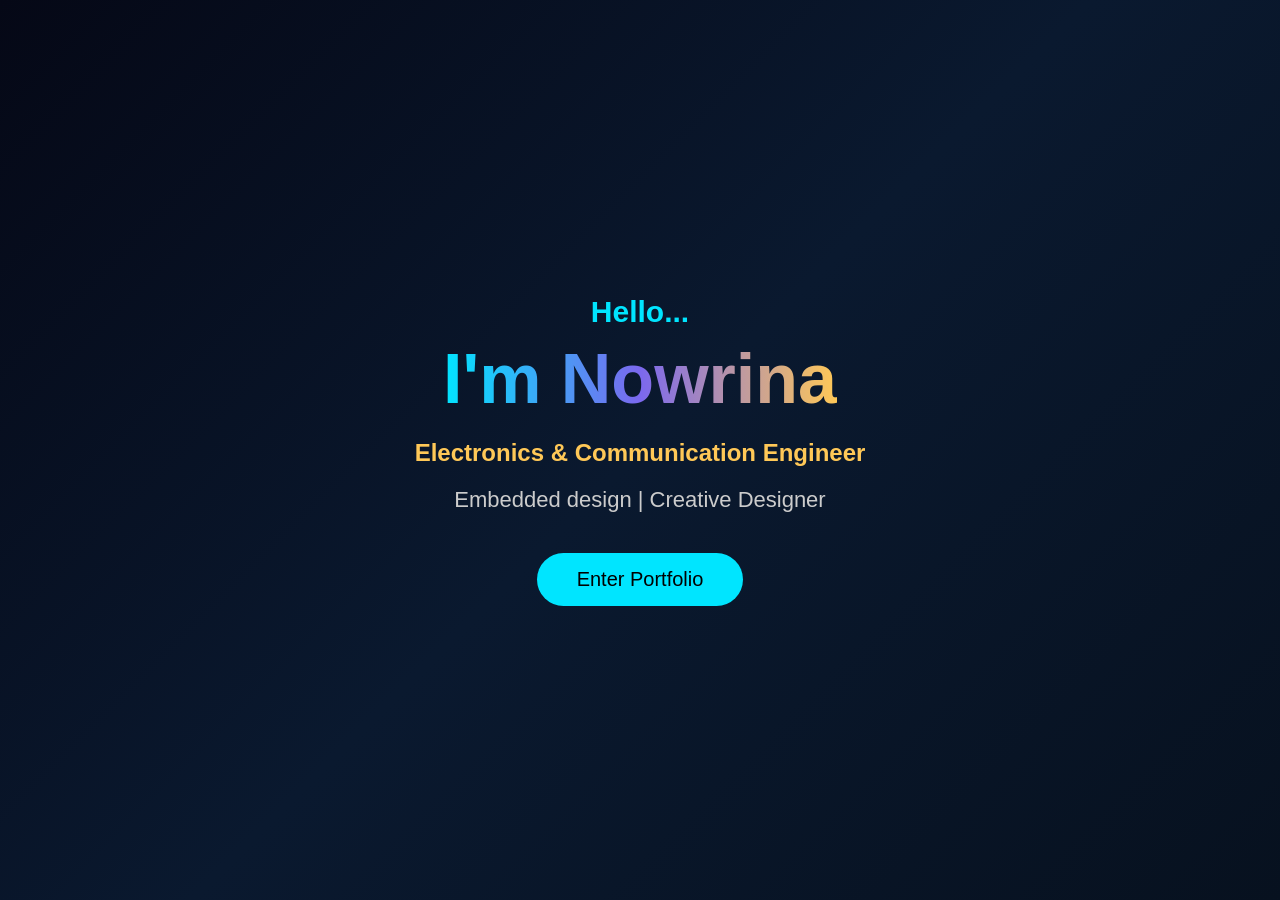
<file: index.html>
<!DOCTYPE html>
<html lang="en">

<head>

    <meta charset="UTF-8">

    <meta name="viewport" content="width=device-width, initial-scale=1.0">

    <title>Nowrina Portfolio</title>

    <link rel="stylesheet" href="css/style.css">

</head>

<body>

    <div class="welcome">

        <div class="content">

            

            <h3>Hello...</h3>

            <h1 class="welcome-name">I'm Nowrina</h1>

            <h2>Electronics & Communication Engineer</h2>

            <p> Embedded design | Creative Designer</p>

            <a href="home.html">
    <button>Enter Portfolio</button>
</a>

        </div>

    </div>

    <script src="js/script.js"></script>

</body>

</html>
</file>
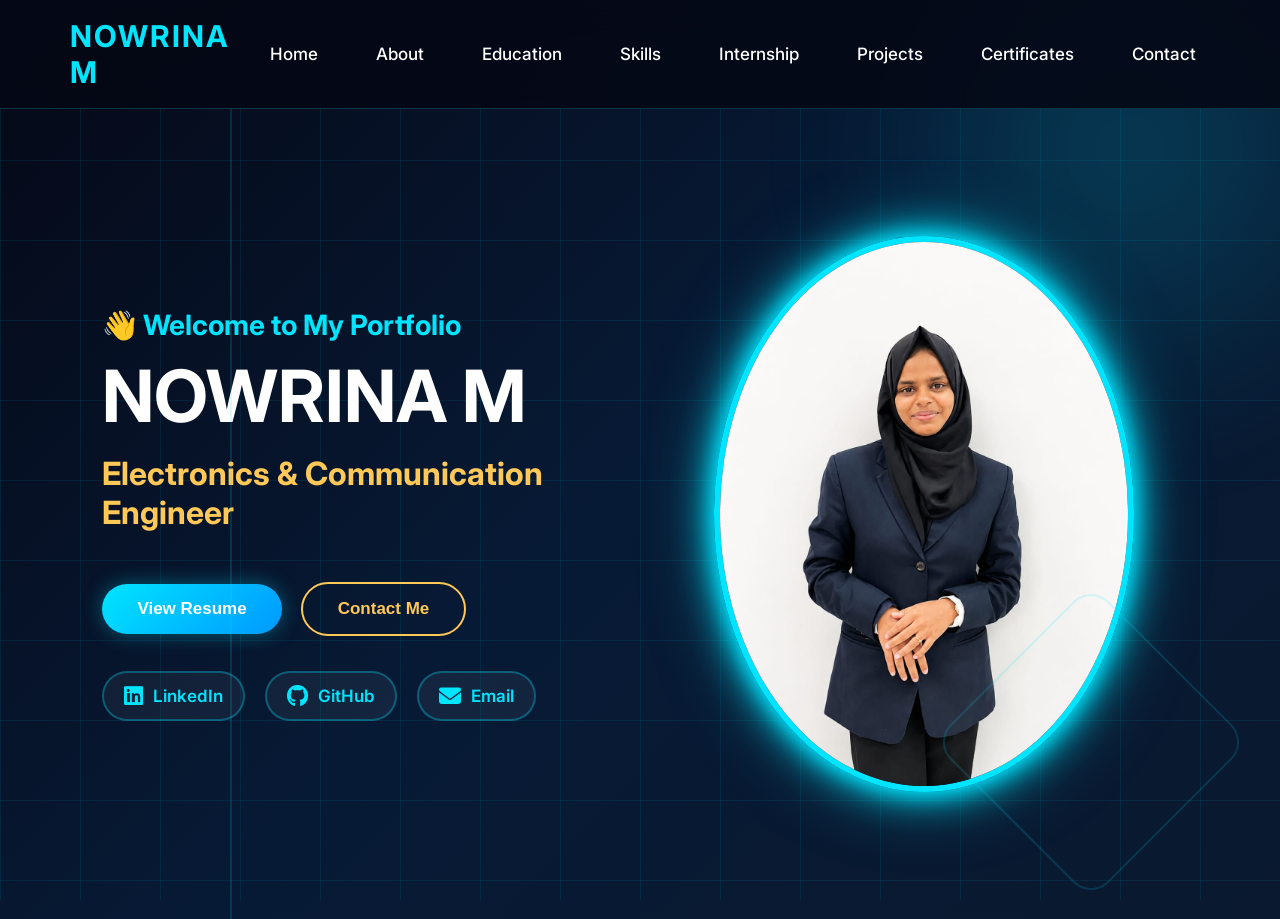
<file: home.html>
<!DOCTYPE html>
<html lang="en">

<head>
    <meta charset="UTF-8">
    <meta name="viewport" content="width=device-width, initial-scale=1.0">
    <title>Home - Nowrina Portfolio</title>

    <link rel="stylesheet" href="css/common.css">
    <link rel="stylesheet" href="css/home.css">
    <link rel="stylesheet" href="https://cdnjs.cloudflare.com/ajax/libs/font-awesome/6.5.2/css/all.min.css">
</head>

<body>

    <!-- Navigation -->

    <nav>
    <div class="logo">
        NOWRINA M
    </div>

    <div class="menu-icon" onclick="toggleMenu()">
        ☰
    </div>

    <ul id="nav-links">
    <li><a href="home.html">Home</a></li>
    <li><a href="pages/about.html">About</a></li>
    <li><a href="pages/education.html">Education</a></li>
    <li><a href="pages/skills.html">Skills</a></li>
    <li><a href="pages/internship.html">Internship</a></li>
    <li><a href="pages/projects.html">Projects</a></li>
    <li><a href="pages/certifications.html">Certificates</a></li>
    <li><a href="pages/contact.html">Contact</a></li>
</ul>
</nav>

    <!-- Hero Section -->

    <section class="hero">

        <div class="hero-text">

            <h3>👋 Welcome to My Portfolio</h3>

            <h1>NOWRINA M</h1>

            <h2>Electronics & Communication Engineer</h2>

            <p>
                <span id="typing"></span>
            </p>

            <a href="resume/Resume.docx" target="_blank">
                <button class="btn1">View Resume</button>
            </a>

            <a href="pages/contact.html">
                <button class="btn2">Contact Me</button>
            </a>

            <div class="social-icons">

    <a href="https://www.linkedin.com/in/nowrinam09" target="_blank">
        <i class="fab fa-linkedin"></i>
        <span>LinkedIn</span>
    </a>

    <a href="https://github.com/nowrina" target="_blank">
        <i class="fab fa-github"></i>
        <span>GitHub</span>
    </a>

    <a href="mailto:nowrina536@gmail.com">
        <i class="fas fa-envelope"></i>
        <span>Email</span>
    </a>

</div> 

        </div>

        <div class="hero-image">

            <img src="images/profile/profile.jpg" alt="Nowrina">

        </div>

    </section>

    <script src="js/script.js"></script>


</body>

</html>
</file>
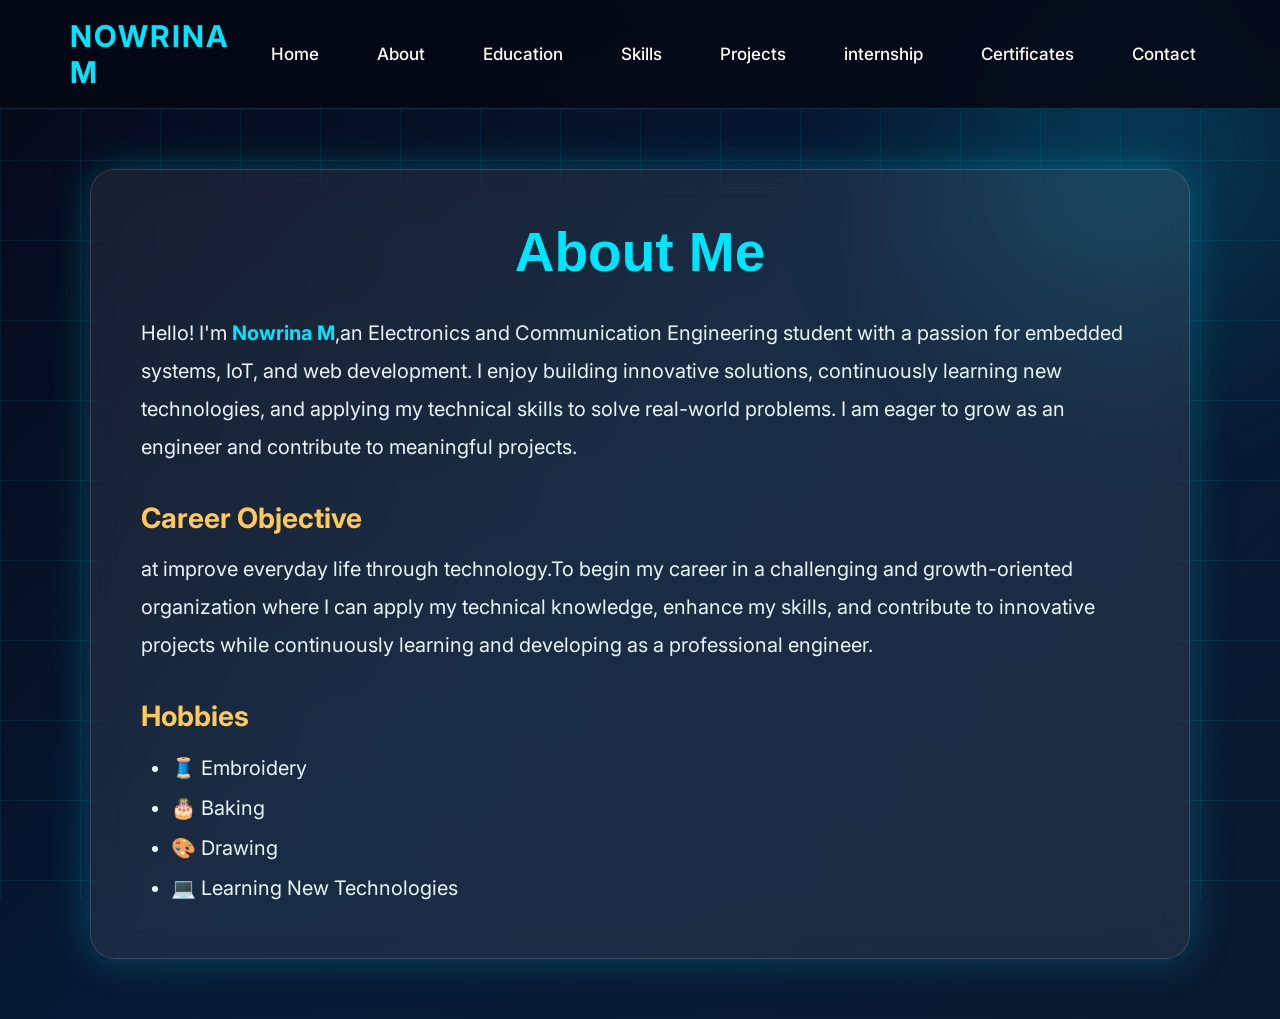
<file: pages/about.html>
<!DOCTYPE html>
<html lang="en">

<head>
    <meta charset="UTF-8">
    <meta name="viewport" content="width=device-width, initial-scale=1.0">
    <title>About - Nowrina Portfolio</title>

    <link rel="stylesheet" href="../css/common.css">
    <link rel="stylesheet" href="../css/about.css">
</head>

<body>

    <nav>

    <div class="logo">
        NOWRINA M
    </div>

    <ul>
        <li><a href="../home.html">Home</a></li>
        <li><a href="about.html">About</a></li>
        <li><a href="education.html">Education</a></li>
        <li><a href="skills.html">Skills</a></li>
        <li><a href="projects.html">Projects</a></li>
        <li><a href="internship.html">internship</a></li>
        <li><a href="certifications.html">Certificates</a></li>
        <li><a href="contact.html">Contact</a></li>
    </ul>

</nav>

    <section class="about">

        <div class="about-text">

            <h1>About Me</h1>

            <p>
                Hello! I'm <strong>Nowrina M</strong>,an Electronics and Communication Engineering student with a passion for embedded systems, IoT, and web development. I enjoy building innovative solutions, continuously learning new technologies, and applying my technical skills to solve real-world problems. I am eager to grow as an engineer and contribute to meaningful projects.
            </p>

            <h2>Career Objective</h2>

            <p>
                at improve everyday life through technology.To begin my career in a challenging and growth-oriented organization where I can apply my technical knowledge, enhance my skills, and contribute to innovative projects while continuously learning and developing as a professional engineer.

            </p>

            <h2>Hobbies</h2>

            <ul>
                <li>🧵 Embroidery</li>
                <li>🎂 Baking</li>
                <li>🎨 Drawing</li>
                <li>💻 Learning New Technologies</li>
            </ul>

        </div>

    </section>

</body>

</html>
</file>
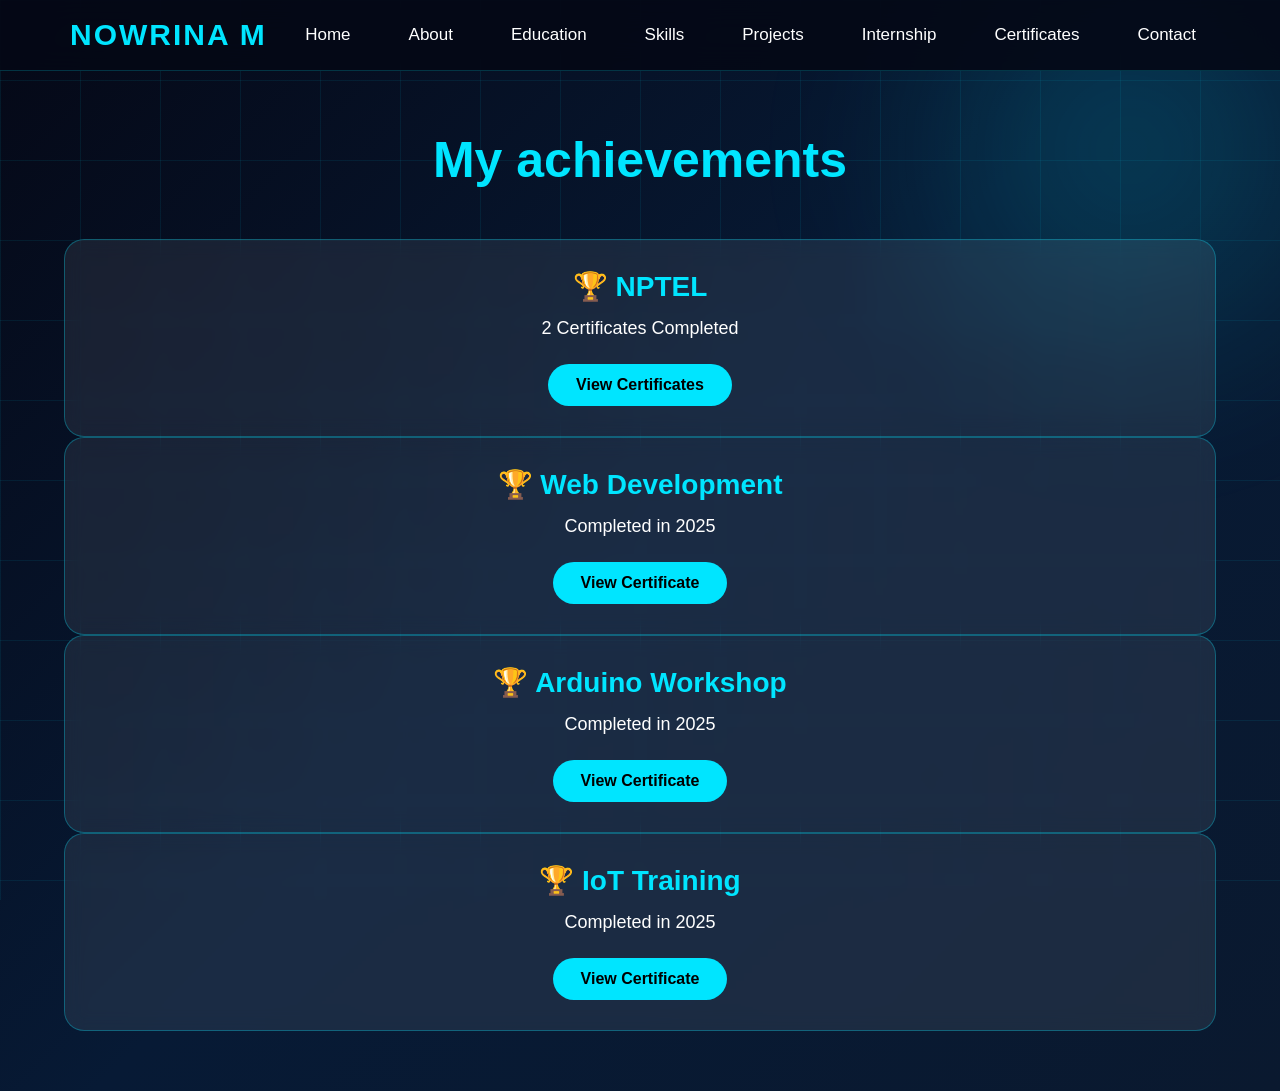
<file: pages/certifications.html>
<!DOCTYPE html>
<html lang="en">

<head>

<meta charset="UTF-8">
<meta name="viewport" content="width=device-width, initial-scale=1.0">

<title>Certificates</title>

<link rel="stylesheet" href="../css/common.css">
<link rel="stylesheet" href="../css/certifications.css">

</head>

<body>

<nav>

    <div class="logo">
        NOWRINA M
    </div>

    <ul>
        <li><a href="../home.html">Home</a></li>
        <li><a href="about.html">About</a></li>
        <li><a href="education.html">Education</a></li>
        <li><a href="skills.html">Skills</a></li>
        <li><a href="projects.html">Projects</a></li>
        <li><a href="internship.html">Internship</a></li>
        <li><a href="certifications.html">Certificates</a></li>
        <li><a href="contact.html">Contact</a></li>
    </ul>

</nav>

<section class="certificates">

<h1>My achievements</h1>

    <div class="certificate-card">
    <h2>🏆 NPTEL</h2>
    <p>2 Certificates Completed</p>

    <a href="nptel.html">
        <button>View Certificates</button>
    </a>
</div>

    <div class="certificate-card">
        <h2>🏆 Web Development</h2>
        <p>Completed in 2025</p>

        <a href="../certificates/web-development.pdf" target="_blank">
            <button>View Certificate</button>
        </a>
    </div>

    <div class="certificate-card">
        <h2>🏆 Arduino Workshop</h2>
        <p>Completed in 2025</p>

        <a href="../certificates/arduino-workshop.pdf" target="_blank">
            <button>View Certificate</button>
        </a>
    </div>

    <div class="certificate-card">
        <h2>🏆 IoT Training</h2>
        <p>Completed in 2025</p>

        <a href="../certificates/iot-training.pdf" target="_blank">
            <button>View Certificate</button>
        </a>
    </div>

</section>
</file>
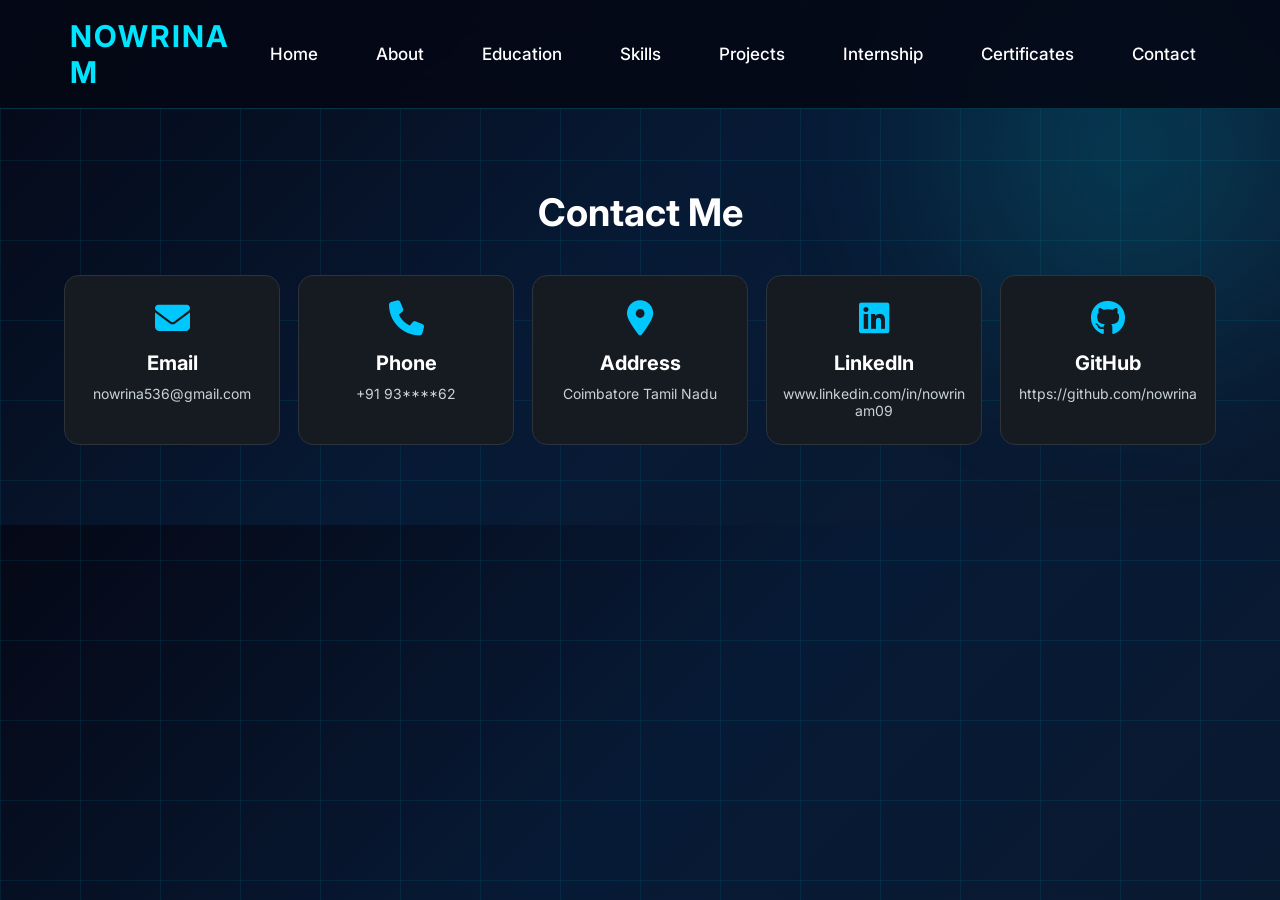
<file: pages/contact.html>
<!DOCTYPE html>
<html lang="en">

<head>

    <meta charset="UTF-8">
    <meta name="viewport" content="width=device-width, initial-scale=1.0">

    <title>Contact</title>

    <link rel="stylesheet" href="../css/common.css">
    <link rel="stylesheet" href="../css/contact.css">
    <link rel="stylesheet" href="https://cdnjs.cloudflare.com/ajax/libs/font-awesome/6.6.0/css/all.min.css">

</head>

<body>

<nav>

    <div class="logo">
        NOWRINA M
    </div>

    <ul>
        <li><a href="../home.html">Home</a></li>
        <li><a href="about.html">About</a></li>
        <li><a href="education.html">Education</a></li>
        <li><a href="skills.html">Skills</a></li>
        <li><a href="projects.html">Projects</a></li>
        <li><a href="internship.html">Internship</a></li>
        <li><a href="certifications.html">Certificates</a></li>
        <li><a href="contact.html">Contact</a></li>
    </ul>

</nav>

<section class="contact-section">

    <h2>Contact Me</h2>

    <div class="contact-dashboard">

        <div class="contact-card">
            <i class="fas fa-envelope"></i>
            <h3>Email</h3>
            <p>nowrina536@gmail.com</p>
        </div>

        <div class="contact-card">
            <i class="fas fa-phone"></i>
            <h3>Phone</h3>
            <p>+91 93****62</p>
        </div>

        <div class="contact-card">
            <i class="fas fa-map-marker-alt"></i>
            <h3>Address</h3>
            <p>Coimbatore
                     Tamil Nadu</p>
        </div>

        <div class="contact-card">
            <i class="fab fa-linkedin"></i>
            <h3>LinkedIn</h3>
            <p>www.linkedin.com/in/nowrinam09</p>
        </div>

        <div class="contact-card">
            <i class="fab fa-github"></i>
            <h3>GitHub</h3>
            <p>https://github.com/nowrina</p>
        </div>

    </div>

</section>
</file>
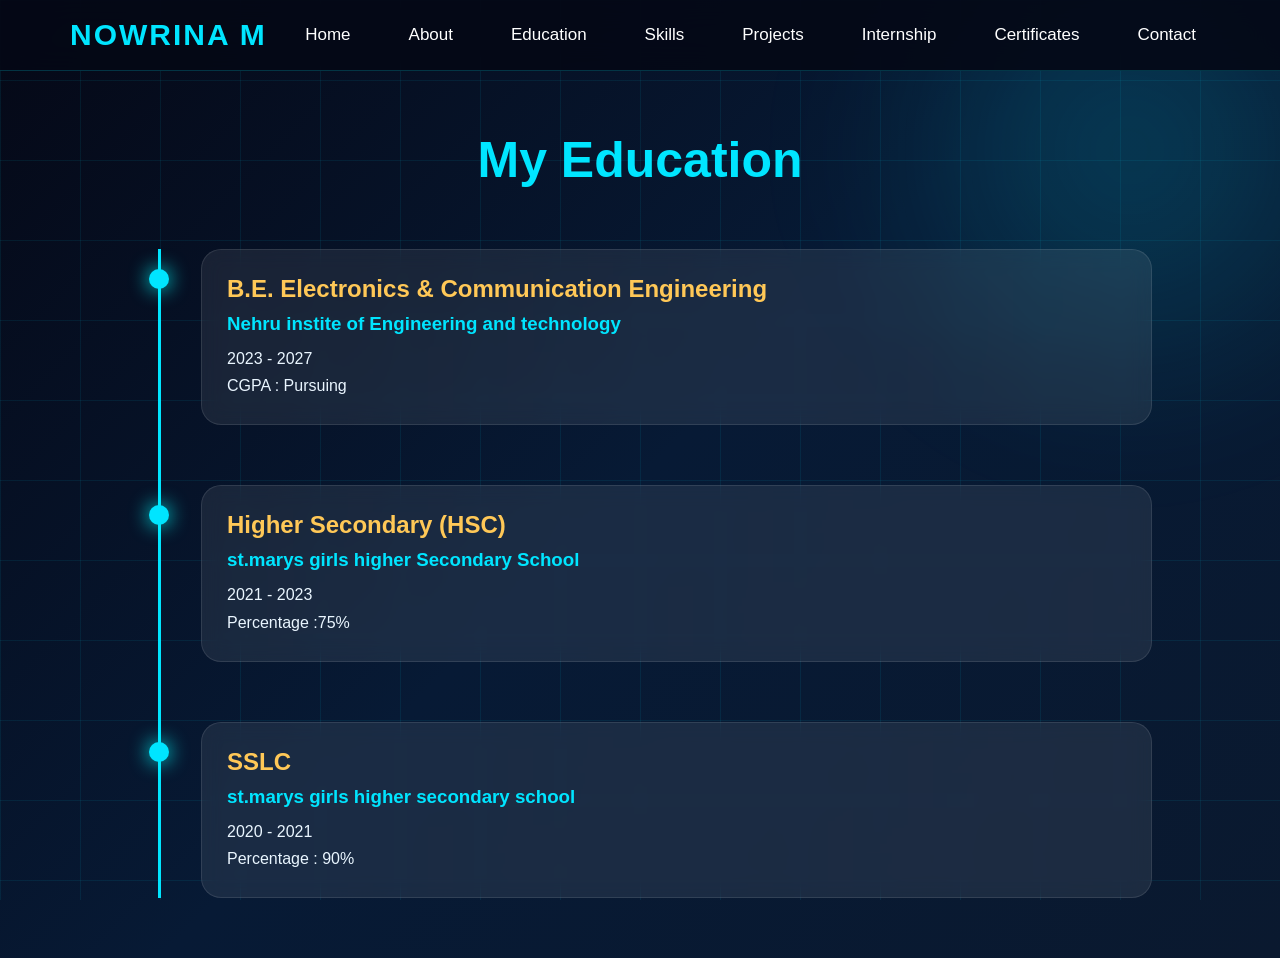
<file: pages/education.html>
<!DOCTYPE html>
<html lang="en">

<head>

    <meta charset="UTF-8">
    <meta name="viewport" content="width=device-width, initial-scale=1.0">

    <title>Education</title>

    <link rel="stylesheet" href="../css/common.css">
    <link rel="stylesheet" href="../css/education.css">

</head>

<body>

<nav>

    <div class="logo">
        NOWRINA M
    </div>

    <ul>
        <li><a href="../home.html">Home</a></li>
        <li><a href="about.html">About</a></li>
        <li><a href="education.html">Education</a></li>
        <li><a href="skills.html">Skills</a></li>
        <li><a href="projects.html">Projects</a></li>
        <li><a href="internship.html">Internship</a></li>
        <li><a href="certifications.html">Certificates</a></li>
        <li><a href="contact.html">Contact</a></li>
    </ul>

</nav>

<section class="education">

    <h1>My Education</h1>

    <div class="timeline">

        <div class="timeline-item">

            <div class="timeline-dot"></div>

            <div class="timeline-content">

                <h2>B.E. Electronics & Communication Engineering</h2>

                <h3>Nehru instite of Engineering and technology</h3>

                <p>2023 - 2027</p>

                <p>CGPA : Pursuing</p>

            </div>

        </div>

        <div class="timeline-item">

            <div class="timeline-dot"></div>

            <div class="timeline-content">

                <h2>Higher Secondary (HSC)</h2>

                <h3>st.marys girls higher Secondary School</h3>

                <p>2021 - 2023</p>

                <p>Percentage :75%</p>

            </div>

        </div>

        <div class="timeline-item">

            <div class="timeline-dot"></div>

            <div class="timeline-content">

                <h2>SSLC</h2>

                <h3>st.marys girls higher secondary school</h3>

                <p>2020 - 2021</p>

                <p>Percentage : 90%</p>

            </div>

        </div>

    </div>

</section>
</file>
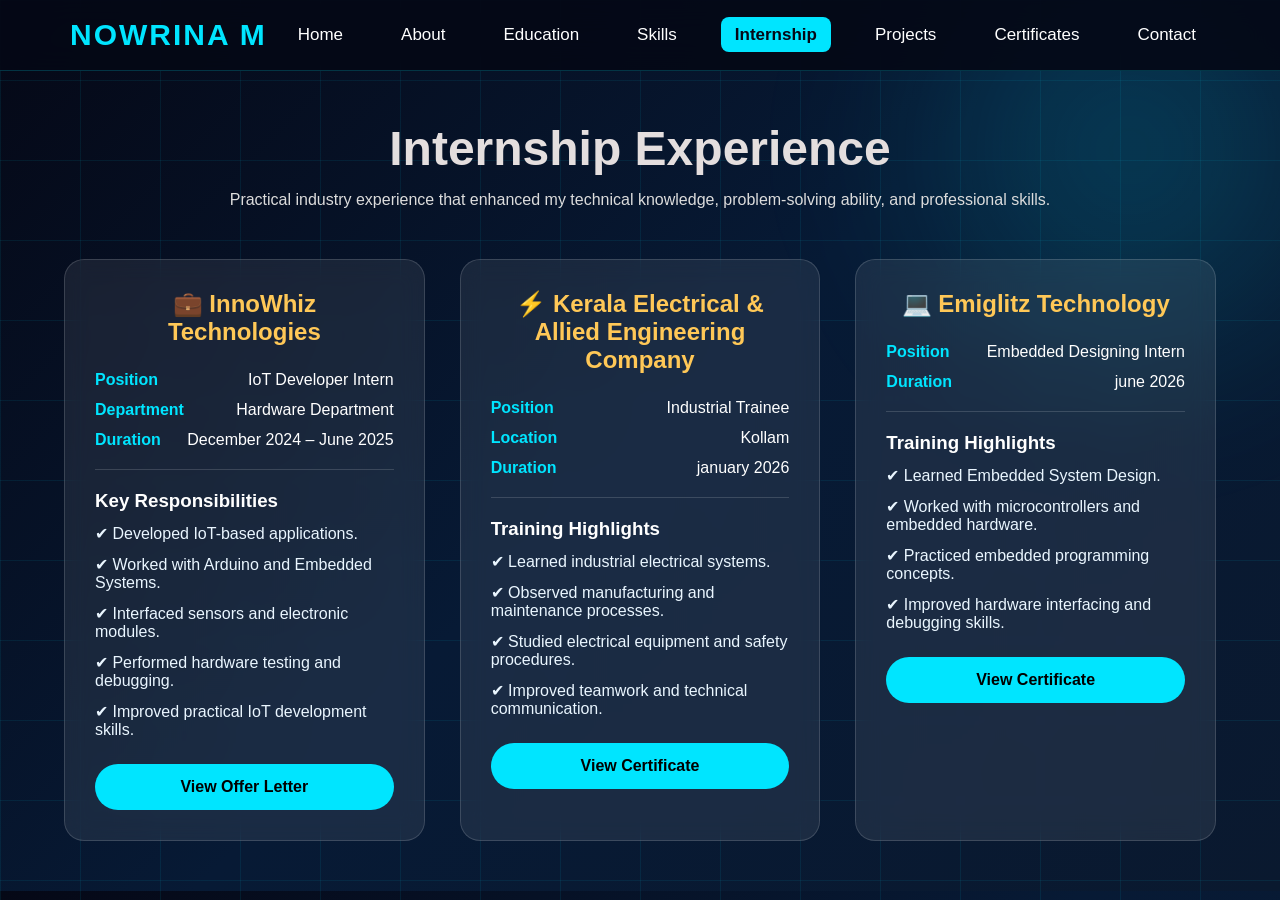
<file: pages/internship.html>
<!DOCTYPE html>
<html lang="en">

<head>
    <meta charset="UTF-8">
    <meta name="viewport" content="width=device-width, initial-scale=1.0">
    <title>Internship | Nowrina Portfolio</title>

    <link rel="stylesheet" href="../css/common.css">
    <link rel="stylesheet" href="../css/internship.css">
</head>

<body>

    <!-- Navigation Bar -->

    <nav>

        <div class="logo">NOWRINA M</div>

        <ul>
            <li><a href="../home.html">Home</a></li>
            <li><a href="about.html">About</a></li>
            <li><a href="education.html">Education</a></li>
            <li><a href="skills.html">Skills</a></li>
            <li><a class="active" href="internship.html">Internship</a></li>
            <li><a href="projects.html">Projects</a></li>
            <li><a href="certifications.html">Certificates</a></li>
            <li><a href="contact.html">Contact</a></li>
        </ul>

    </nav>

    <!-- Internship Section -->

    <section class="internship">

        <h1 style="color:rgb(228, 222, 222);">Internship Experience</h1>

        <p class="subtitle">
            Practical industry experience that enhanced my technical knowledge,
            problem-solving ability, and professional skills.
        </p>

        <div class="internship-container">

            <!-- Internship 1 -->

            <div class="internship-card">

                <h2>💼 InnoWhiz Technologies</h2>

                <div class="details">

                    <p><strong>Position</strong> <span>IoT Developer Intern</span></p>

                    <p><strong>Department</strong> <span>Hardware Department</span></p>

                    <p><strong>Duration</strong> <span>December 2024 – June 2025</span></p>

                </div>

                <hr>

                <h3>Key Responsibilities</h3>

                <ul>

                    <li>✔ Developed IoT-based applications.</li>

                    <li>✔ Worked with Arduino and Embedded Systems.</li>

                    <li>✔ Interfaced sensors and electronic modules.</li>

                    <li>✔ Performed hardware testing and debugging.</li>

                    <li>✔ Improved practical IoT development skills.</li>

                </ul>

                <a href="../certificates/innowhiz-offer-letter.pdf" target="_blank">
                    <button>View Offer Letter</button>
                </a>

            </div>

            <!-- Internship 2 -->

            <div class="internship-card">

                <h2>⚡ Kerala Electrical & Allied Engineering Company</h2>

                <div class="details">

                    <p><strong>Position</strong> <span>Industrial Trainee</span></p>

                    <p><strong>Location</strong> <span>Kollam</span></p>

                    <p><strong>Duration</strong> <span>january 2026</span></p>

                </div>

                <hr>

                <h3>Training Highlights</h3>

                <ul>

                    <li>✔ Learned industrial electrical systems.</li>

                    <li>✔ Observed manufacturing and maintenance processes.</li>

                    <li>✔ Studied electrical equipment and safety procedures.</li>

                    <li>✔ Improved teamwork and technical communication.</li>

                </ul>

                <a href="../certificates/kel-certificate.pdf" target="_blank">
                    <button>View Certificate</button>
                </a>

            </div>

            <!-- Internship 3 -->

            <div class="internship-card">

                <h2>💻 Emiglitz Technology</h2>

                <div class="details">

                    <p><strong>Position</strong> <span>Embedded Designing Intern</span></p>

                    <p><strong>Duration</strong> <span>june 2026</span></p>

                </div>

                <hr>

                <h3>Training Highlights</h3>

                <ul>

                    <li>✔ Learned Embedded System Design.</li>

                    <li>✔ Worked with microcontrollers and embedded hardware.</li>

                    <li>✔ Practiced embedded programming concepts.</li>

                    <li>✔ Improved hardware interfacing and debugging skills.</li>

                </ul>

                <a href="../certificates/emiglitz-certificate.pdf" target="_blank">
                    <button>View Certificate</button>
                </a>

            </div>

        </div>

    </section>

</body>

</html>
</file>
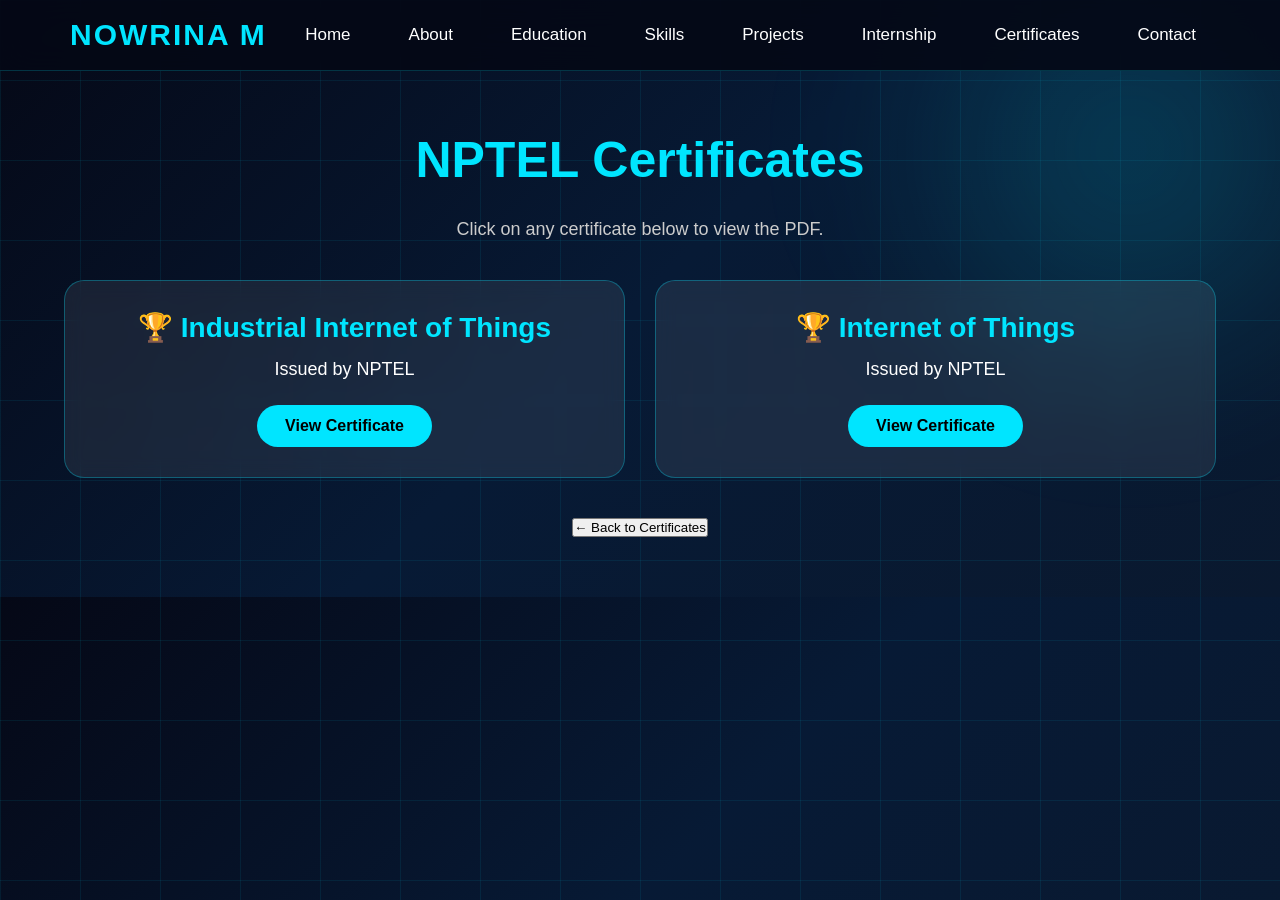
<file: pages/nptel.html>
<!DOCTYPE html>
<html lang="en">

<head>
    <meta charset="UTF-8">
    <meta name="viewport" content="width=device-width, initial-scale=1.0">
    <title>NPTEL Certificates</title>

    <link rel="stylesheet" href="../css/common.css">
    <link rel="stylesheet" href="../css/certifications.css">
</head>

<body>

    <nav>

    <div class="logo">
        NOWRINA M
    </div>

    <ul>
        <li><a href="../home.html">Home</a></li>
        <li><a href="about.html">About</a></li>
        <li><a href="education.html">Education</a></li>
        <li><a href="skills.html">Skills</a></li>
        <li><a href="projects.html">Projects</a></li>
        <li><a href="internship.html">Internship</a></li>
        <li><a href="certifications.html">Certificates</a></li>
        <li><a href="contact.html">Contact</a></li>
    </ul>

</nav>

    <section class="certificates">

    <h1>NPTEL Certificates</h1>

    <p class="certificate-subtitle">
        Click on any certificate below to view the PDF.
    </p>

    <div class="certificate-container">

        <div class="certificate-card">

            <h2>🏆 Industrial Internet of Things</h2>

            <p>Issued by NPTEL</p>

            <a href="../certificates/nptel-industrial-iot.pdf" target="_blank">
                <button>View Certificate</button>
            </a>

        </div>

        <div class="certificate-card">

            <h2>🏆 Internet of Things</h2>

            <p>Issued by NPTEL</p>

            <a href="../certificates/nptel-internet-of-things.pdf" target="_blank">
                <button>View Certificate</button>
            </a>

        </div>

    </div>

    <div class="back-btn">

        <a href="certifications.html">
            <button>← Back to Certificates</button>
        </a>

    </div>

</section>

</body>

</html>
</file>
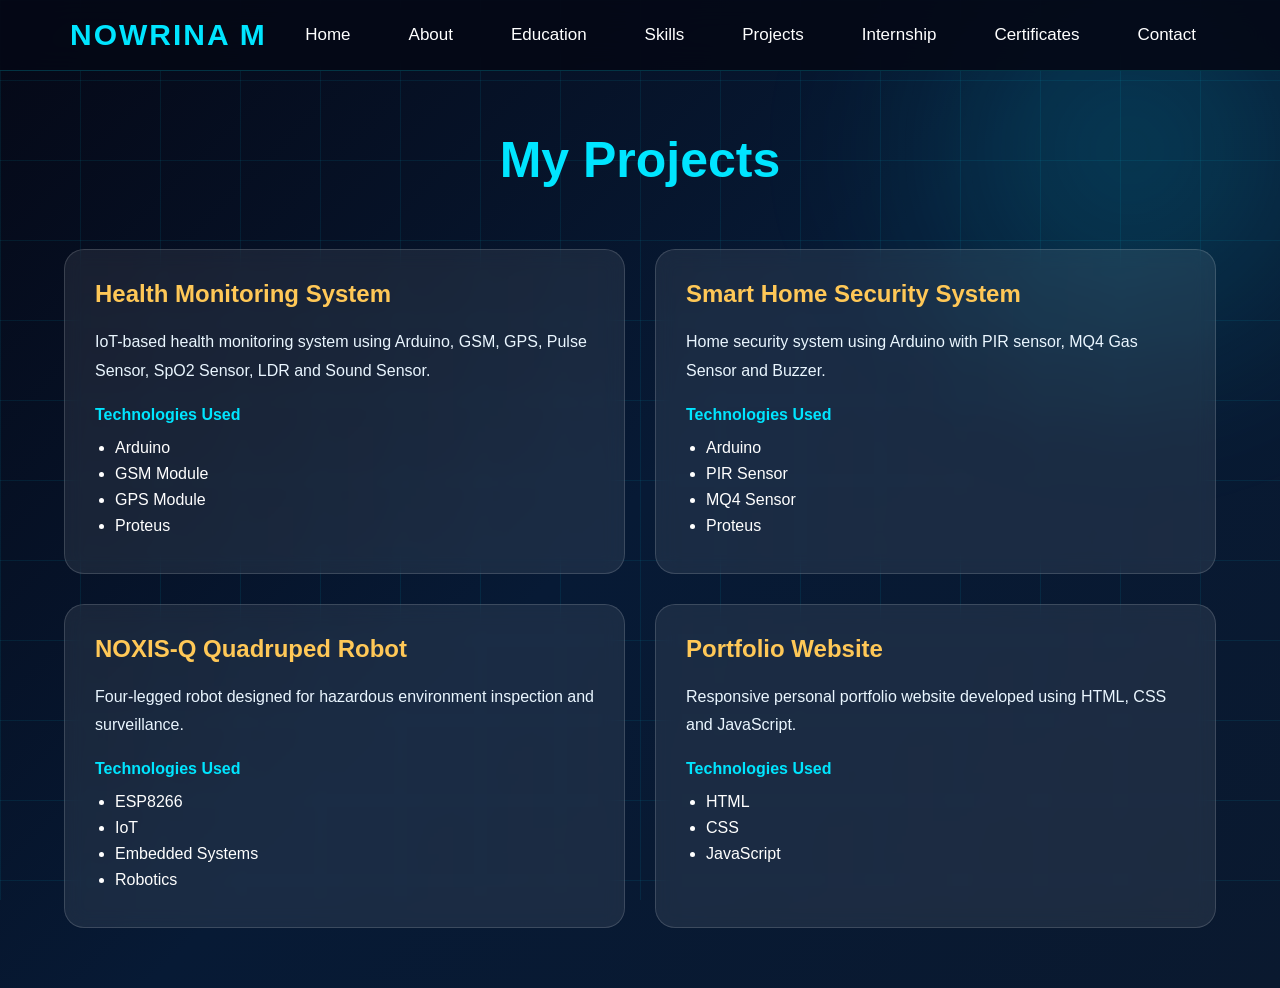
<file: pages/projects.html>
<!DOCTYPE html>
<html lang="en">

<head>

<meta charset="UTF-8">
<meta name="viewport" content="width=device-width, initial-scale=1.0">

<title>Projects</title>

<link rel="stylesheet" href="../css/common.css">
<link rel="stylesheet" href="../css/projects.css">

</head>

<body>

<nav>

    <div class="logo">
        NOWRINA M
    </div>

    <ul>
        <li><a href="../home.html">Home</a></li>
        <li><a href="about.html">About</a></li>
        <li><a href="education.html">Education</a></li>
        <li><a href="skills.html">Skills</a></li>
        <li><a href="projects.html">Projects</a></li>
        <li><a href="internship.html">Internship</a></li>
        <li><a href="certifications.html">Certificates</a></li>
        <li><a href="contact.html">Contact</a></li>
    </ul>

</nav>

<section class="projects">

<h1>My Projects</h1>

<div class="project-container">

    <!-- Project 1 -->

    <div class="project-card">

        <h2>Health Monitoring System</h2>

        <p>
            IoT-based health monitoring system using Arduino, GSM, GPS,
            Pulse Sensor, SpO2 Sensor, LDR and Sound Sensor.
        </p>

        <h4>Technologies Used</h4>

        <ul>
            <li>Arduino</li>
            <li>GSM Module</li>
            <li>GPS Module</li>
            <li>Proteus</li>
        </ul>

    </div>

    <!-- Project 2 -->

    <div class="project-card">

        <h2>Smart Home Security System</h2>

        <p>
            Home security system using Arduino with PIR sensor,
            MQ4 Gas Sensor and Buzzer.
        </p>

        <h4>Technologies Used</h4>

        <ul>
            <li>Arduino</li>
            <li>PIR Sensor</li>
            <li>MQ4 Sensor</li>
            <li>Proteus</li>
        </ul>

    </div>

    <!-- Project 3 -->

    <div class="project-card">

        <h2>NOXIS-Q Quadruped Robot</h2>

        <p>
            Four-legged robot designed for hazardous environment inspection
            and surveillance.
        </p>

        <h4>Technologies Used</h4>

        <ul>
            <li>ESP8266</li>
            <li>IoT</li>
            <li>Embedded Systems</li>
            <li>Robotics</li>
        </ul>

    </div>

    <!-- Project 4 -->

    <div class="project-card">

        <h2>Portfolio Website</h2>

        <p>
            Responsive personal portfolio website developed using
            HTML, CSS and JavaScript.
        </p>

        <h4>Technologies Used</h4>

        <ul>
            <li>HTML</li>
            <li>CSS</li>
            <li>JavaScript</li>
        </ul>

    </div>

</div>

</section>

</body>

</html>
</file>
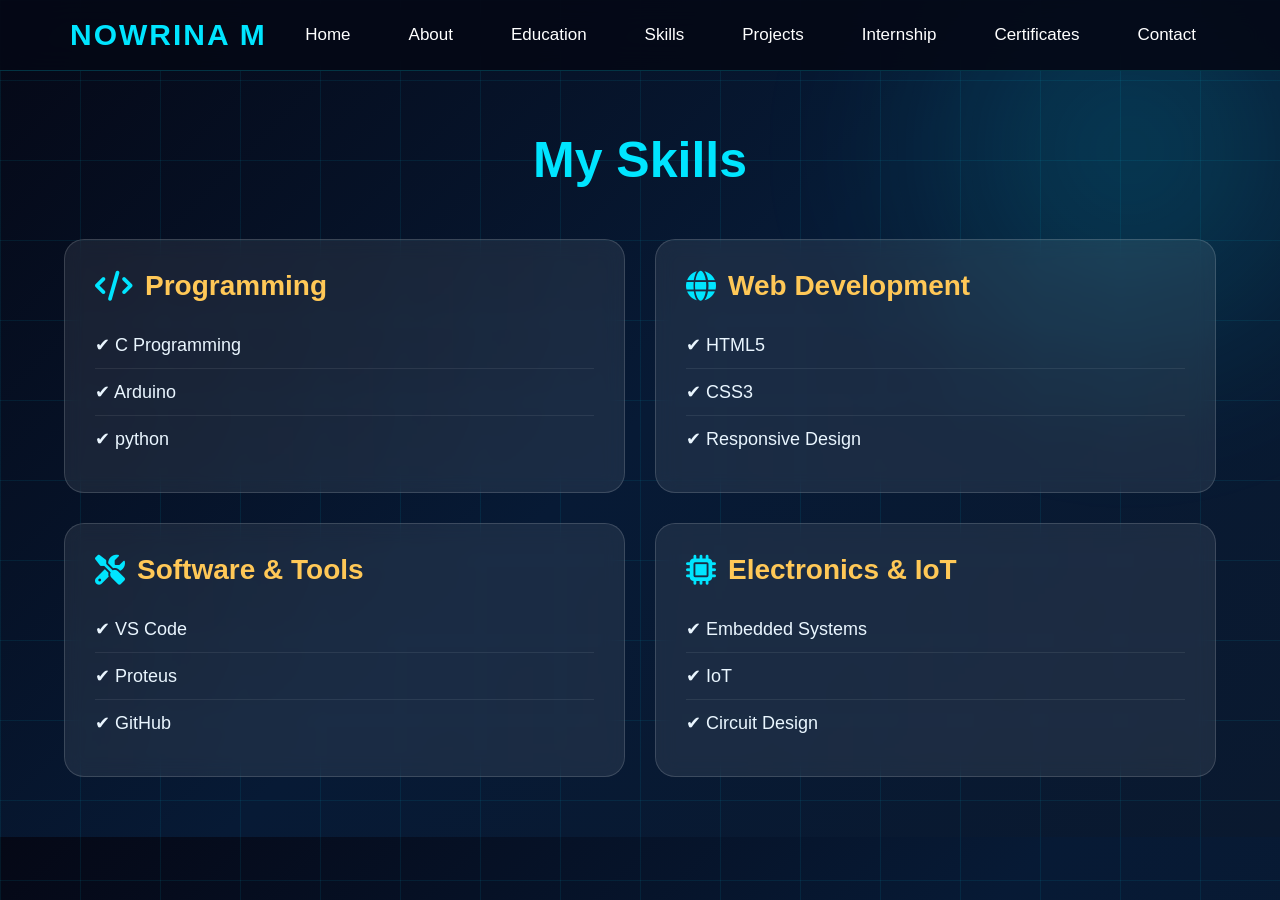
<file: pages/skills.html>
<!DOCTYPE html>
<html lang="en">

<head>

<meta charset="UTF-8">

<meta name="viewport" content="width=device-width, initial-scale=1.0">

<title>Skills</title>

<link rel="stylesheet" href="../css/common.css">

<link rel="stylesheet" href="../css/skills.css">
<link rel="stylesheet" href="https://cdnjs.cloudflare.com/ajax/libs/font-awesome/6.5.2/css/all.min.css">
</head>

<body>

<nav>

    <div class="logo">
        NOWRINA M
    </div>

    <ul>
        <li><a href="../home.html">Home</a></li>
        <li><a href="about.html">About</a></li>
        <li><a href="education.html">Education</a></li>
        <li><a href="skills.html">Skills</a></li>
        <li><a href="projects.html">Projects</a></li>
        <li><a href="internship.html">Internship</a></li>
        <li><a href="certifications.html">Certificates</a></li>
        <li><a href="contact.html">Contact</a></li>
    </ul>

</nav>
<section class="skills">

<h1>My Skills</h1>

<div class="skills-container">

    <div class="skill-box">

        <h2><i class="fas fa-code"></i> Programming</h2>

        <ul>
            <li>✔ C Programming</li>
            <li>✔ Arduino</li>
            <li>✔ python</li>
        </ul>

    </div>

    <div class="skill-box">

        <h2><i class="fas fa-globe"></i> Web Development</h2>

        <ul>
            <li>✔ HTML5</li>
            <li>✔ CSS3</li>
            <li>✔ Responsive Design</li>
        </ul>

    </div>

    <div class="skill-box">

        <h2><i class="fas fa-screwdriver-wrench"></i> Software & Tools</h2>

        <ul>
            <li>✔ VS Code</li>
            <li>✔ Proteus</li>
            <li>✔ GitHub</li>
        </ul>

    </div>

    <div class="skill-box">

        <h2><i class="fas fa-microchip"></i> Electronics & IoT</h2>

        <ul>
            <li>✔ Embedded Systems</li>
            <li>✔ IoT</li>
            <li>✔ Circuit Design</li>
        </ul>

    </div>

</div>

</section>


</body>

</html>
</file>
<file: css/style.css>
*{
    margin:0;
    padding:0;
    box-sizing:border-box;
}


   body{

background:#050816;

color:white;

font-family:Arial, sans-serif;

overflow-x:hidden;

}



.welcome{

    width:100%;

    height:100vh;

    display:flex;

    justify-content:center;

    align-items:center;

}

.content{

    text-align:center;

}

.profile{

    width:220px;

    height:220px;

    border-radius:50%;

    object-fit:cover;

    border:5px solid cyan;

    box-shadow:0 0 40px cyan;

    margin-bottom:25px;

}

h3{

    color:#00E5FF;

    font-size:30px;

}

h1{
    font-size:70px;
    margin-top:10px;
    color:white;
}
h2{

    color:#FFC857;

    margin-top:20px;

}

p{

    margin-top:20px;

    font-size:22px;

    color:#ccc;

}

button{

    margin-top:40px;

    padding:15px 40px;

    font-size:20px;

    border:none;

    border-radius:50px;

    background:#00E5FF;

    cursor:pointer;

    transition:.3s;

}

button:hover{

    transform:scale(1.1);

    box-shadow:0 0 25px cyan;

}
nav{

display:flex;

justify-content:space-between;

align-items:center;

padding:20px 60px;

background:rgba(255,255,255,.05);

backdrop-filter:blur(10px);

}

.logo{

font-size:30px;

font-weight:bold;

color:#00E5FF;

}

nav ul{

display:flex;

list-style:none;

}

nav ul li{

margin-left:30px;

}

nav ul li a{

color:white;

text-decoration:none;

font-size:18px;

transition:.3s;

}

nav ul li a:hover{

color:#00E5FF;

}
.hero{

height:90vh;

display:flex;

justify-content:space-between;

align-items:center;

padding:80px;

}

.hero-text{

width:50%;

}

.hero-text h3{

font-size:30px;

color:#00E5FF;

}

.hero-text h1{

font-size:70px;

margin-top:10px;

}

.hero-text h2{

margin-top:20px;

color:#FFC857;

}

.hero-text p{

font-size:24px;

margin-top:20px;

}

.hero-image img{

width:380px;

height:380px;

border-radius:50%;

border:5px solid #00E5FF;

box-shadow:

0 0 30px rgb(56, 80, 80),

0 0 60px rgb(49, 94, 94),

0 0 90px cyan;

transition:.5s;

object-fit:cover;

}
.hero-image img:hover{

transform:scale(1.05);

}

.btn1,.btn2{

padding:15px 30px;

margin-top:30px;

margin-right:20px;

font-size:18px;

border:none;

border-radius:30px;

cursor:pointer;

}

.btn1{

background:#00E5FF;

color:black;

font-weight:bold;

transition:.4s;

}

.btn2{

background:#FFC857;

color:black;

font-weight:bold;

transition:.4s;

}
.btn1:hover{

transform:translateY(-5px);

box-shadow:0 0 30px cyan;

}

.btn2:hover{

transform:translateY(-5px);

box-shadow:0 0 30px orange;

}
body{

background:
linear-gradient(135deg,#050816,#0A192F,#07111F);

}
/* ================= ABOUT PAGE ================= */

.about{
    max-width:900px;
    margin:60px auto;
    padding:40px;
    background:rgba(255,255,255,0.05);
    border-radius:20px;
    backdrop-filter:blur(10px);
    box-shadow:0 0 20px rgba(0,229,255,0.3);
}

.about h1{
    color:#00E5FF;
    font-size:48px;
    margin-bottom:20px;
}

.about h2{
    color:#00E5FF;
    margin-top:30px;
    margin-bottom:10px;
}

.about p{
    color:#ffffff;
    font-size:18px;
    line-height:1.8;
}

.about ul{
    color:#ffffff;
    margin-left:20px;
    line-height:2;
}

.about strong{
    color:#FFC857;
}
.welcome-name{
    font-size:70px;
    margin-top:10px;
    background:linear-gradient(90deg,#00E5FF,#7B68EE,#FFC857);
    -webkit-background-clip:text;
    -webkit-text-fill-color:transparent;
    background-clip:text;
    display:inline-block;
}
</file>
<file: css/common.css>
/* ==========================
   GOOGLE FONT
========================== */
@import url('https://fonts.googleapis.com/css2?family=Inter:wght@300;400;500;600;700&display=swap');

/* ==========================
   RESET
========================== */
*{
    margin:0;
    padding:0;
    box-sizing:border-box;
}

/* ==========================
   BODY
========================== */
body{
    font-family:'Inter',sans-serif;
    background:linear-gradient(135deg,#050816,#071A35,#0A192F);
    color:#ffffff;
    overflow-x:hidden;
    position:relative;
}

/* Background Grid */
body::before{
    content:"";
    position:fixed;
    inset:0;
    background-image:
        linear-gradient(rgba(0,229,255,.08) 1px, transparent 1px),
        linear-gradient(90deg, rgba(0,229,255,.08) 1px, transparent 1px);
    background-size:80px 80px;
    pointer-events:none;
    z-index:-2;
}

/* Background Glow */
body::after{
    content:"";
    position:fixed;
    top:-150px;
    right:-150px;
    width:600px;
    height:600px;
    background:radial-gradient(circle, rgba(0,229,255,.18), transparent 70%);
    filter:blur(60px);
    z-index:-1;
}

/* ==========================
   LINKS
========================== */
a{
    text-decoration:none;
}

/* ==========================
   NAVIGATION BAR
========================== */
nav{
    position:sticky;
    top:0;
    z-index:1000;

    display:flex;
    justify-content:space-between;
    align-items:center;

    padding:18px 70px;

    background:rgba(5,8,22,.90);
    backdrop-filter:blur(15px);

    border-bottom:1px solid rgba(0,229,255,.20);
}

/* Logo */
.logo{
    font-size:30px;
    font-weight:700;
    color:#00E5FF;
    letter-spacing:2px;
}

.logo:hover{
    color:#FFC857;
}

/* Menu */
nav ul{
    display:flex;
    list-style:none;
    gap:30px;
}

nav ul li a{
    color:white;
    font-size:17px;
    font-weight:500;
    padding:8px 14px;
    border-radius:8px;
    transition:.3s;
}

nav ul li a:hover{
    color:#00E5FF;
    background:rgba(0,229,255,.12);
}

nav ul li a.active{
    background:#00E5FF;
    color:#050816;
    font-weight:bold;
}
/* ==========================
   HAMBURGER MENU
========================== */

.menu-icon{
    display:none;
    font-size:30px;
    cursor:pointer;
}


/* ==========================
   MOBILE RESPONSIVE
========================== */

@media screen and (max-width:768px){

    body{
        overflow-x:hidden;
    }


    /* Navigation */

    nav{
        flex-direction:row;
        justify-content:space-between;
        align-items:center;
        padding:20px;
    }


    .menu-icon{
        display:block;
    }


    nav ul{
        display:none;
        flex-direction:column;
        position:absolute;
        top:75px;
        left:0;
        width:100%;
        background:rgba(5,8,22,.95);
        text-align:center;
        padding:20px;
        gap:15px;
    }


    nav ul.active{
        display:flex;
    }


    nav ul li{
        margin:10px 0;
    }



    /* Hero Section */

    .hero{
        flex-direction:column;
        text-align:center;
        padding:30px 20px;
    }


    .hero-text{
        width:100%;
    }


    .hero-text h1{
        font-size:32px;
    }


    .hero-text p{
        font-size:16px;
    }


    .hero-image img{
        width:250px;
        height:250px;
        margin-top:30px;
    }


    /* Cards */

    .card-container{
        flex-direction:column;
    }


    .card{
        width:100%;
    }


    /* Buttons */

    button{
        width:90%;
    }


    footer{
        text-align:center;
    }

}
</file>
<file: css/home.css>
/* ==================================================
                HOME PAGE
================================================== */

.hero{
    display:flex;
    justify-content:space-between;
    align-items:center;
    min-height:90vh;
    padding:60px 8%;
    gap:60px;
    position:relative;
}

.hero-text{
    flex:1;
    max-width:55%;
}

.hero-text h3{
    font-size:28px;
    color:#00E5FF;
    margin-bottom:10px;
}

.hero-text h1{
    font-size:72px;
    color:#ffffff;
    margin-bottom:15px;
    font-weight:700;
}

.hero-text h2{
    font-size:32px;
    color:#FFC857;
    margin-bottom:20px;
}

.hero-text p{
    font-size:22px;
    color:#EAF6FF;
    line-height:1.7;
    margin-bottom:35px;
}
/* ==================================================
                PROFILE IMAGE
================================================== */

.hero-image{
    flex:1;
    display:flex;
    justify-content:center;
    align-items:center;
}

.hero-image img{
    width:100%;
    max-width:420px;
    height:auto;

    border-radius:50%;
    object-fit:cover;

    border:6px solid #00E5FF;

    box-shadow:
        0 0 20px #00E5FF,
        0 0 40px #00E5FF,
        0 0 70px rgba(0,229,255,.5);

    transition:0.4s ease;

    animation:floatImage 4s ease-in-out infinite;
}

.hero-image img:hover{

    transform:scale(1.05);

    box-shadow:
        0 0 30px #00E5FF,
        0 0 60px #00E5FF,
        0 0 100px rgba(0,229,255,.8);

}

/* Floating Animation */

@keyframes floatImage{

    0%{
        transform:translateY(0px);
    }

    50%{
        transform:translateY(-15px);
    }

    100%{
        transform:translateY(0px);
    }

}
/* ==================================================
                BUTTONS
================================================== */

.btn1,
.btn2{

    padding:15px 35px;

    font-size:17px;

    border-radius:35px;

    cursor:pointer;

    border:none;

    font-weight:600;

    transition:0.4s;

    margin-right:15px;

    margin-top:15px;

}

.btn1{

    background:linear-gradient(135deg,#00E5FF,#0099FF);

    color:white;

    box-shadow:0 0 20px rgba(0,229,255,.35);

}

.btn1:hover{

    transform:translateY(-5px);

    box-shadow:0 0 35px rgba(0,229,255,.65);

}

.btn2{

    background:transparent;

    border:2px solid #FFC857;

    color:#FFC857;

}

.btn2:hover{

    background:#FFC857;

    color:#050816;

    transform:translateY(-5px);

}
/* ==================================================
                SOCIAL ICONS
================================================== */

.social-icons{

    display:flex;

    gap:20px;

    margin-top:35px;

    flex-wrap:wrap;

}

.social-icons a{

    display:flex;

    align-items:center;

    gap:10px;

    padding:12px 20px;

    border-radius:35px;

    color:#00E5FF;

    text-decoration:none;

    border:2px solid rgba(0,229,255,.3);

    background:rgba(255,255,255,.05);

    transition:.4s;

}

.social-icons a i{

    font-size:22px;

}

.social-icons a span{

    font-size:17px;

    font-weight:600;

}

.social-icons a:hover{

    background:#00E5FF;

    color:#050816;

    transform:translateY(-5px);

    box-shadow:0 0 25px rgba(0,229,255,.5);

}
/* ==================================================
                PREMIUM HERO EFFECTS
================================================== */

.hero::before{

    content:"";

    position:absolute;

    left:18%;

    top:0;

    width:2px;

    height:100%;

    background:rgba(0,229,255,.15);

}

.hero::after{

    content:"";

    position:absolute;

    right:6%;

    bottom:8%;

    width:220px;

    height:220px;

    border:2px solid rgba(0,229,255,.15);

    border-radius:25px;

    transform:rotate(45deg);

}
/* ==================================================
                MOBILE RESPONSIVE
================================================== */

@media screen and (max-width:768px){

.hero{

    flex-direction:column-reverse;

    justify-content:center;

    text-align:center;

    padding:40px 20px;

    gap:40px;

}

.hero-text{

    max-width:100%;

}

.hero-text h1{

    font-size:48px;

}

.hero-text h2{

    font-size:24px;

}

.hero-text h3{

    font-size:22px;

}

.hero-text p{

    font-size:18px;

}

.hero-image img{

    max-width:280px;

}

.social-icons{

    justify-content:center;

}

.stats{

    justify-content:center;

}

.btn1,
.btn2{

    width:220px;

    margin:10px auto;

    display:block;

}

}
</file>
<file: css/about.css>
/* =========================
        ABOUT PAGE
========================= */

.about{

    max-width:1100px;

    margin:60px auto;

    padding:50px;

    background:rgba(255,255,255,0.08);

    border:1px solid rgba(255,255,255,0.15);

    backdrop-filter:blur(15px);

    border-radius:25px;

    box-shadow:0 0 40px rgba(0,229,255,.25);

}

.about h1{

    font-family:'Space Grotesk',sans-serif;

    font-size:55px;

    color:#00E5FF;

    margin-bottom:30px;

    text-align:center;

}

.about h2{

    color:#FFC857;

    margin-top:35px;

    margin-bottom:15px;

    font-size:28px;

}

.about p{

    color:#EAF6FF;

    font-size:20px;

    line-height:1.9;

}

.about ul{

    margin-left:30px;

    color:#EAF6FF;

    font-size:20px;

    line-height:2;

}

.about strong{

    color:#00E5FF;

}
</file>
<file: css/certifications.css>
body{
    background:linear-gradient(135deg,#050816,#071A35,#0A192F);
    font-family:Arial,sans-serif;
    color:white;
}

.certificates{
    width:90%;
    margin:60px auto;
}

.certificates h1{
    text-align:center;
    color:#00E5FF;
    font-size:50px;
    margin-bottom:50px;
}

.certificate-container{
    display:grid;
    grid-template-columns:repeat(auto-fit,minmax(320px,1fr));
    gap:30px;
}

.certificate-card{
    background:rgba(255,255,255,.08);
    border:1px solid rgba(255,255,255,.15);
    border-radius:20px;
    padding:30px;
    text-align:center;
    backdrop-filter:blur(10px);
    transition:.4s;
}

.certificate-card:hover{
    transform:translateY(-10px);
    box-shadow:0 0 25px rgba(0,229,255,.5);
}

.certificate-card h2{
    color:#00E5FF;
    margin-bottom:15px;
    font-size:30px;
}

.certificate-card p{
    color:#EAF6FF;
    margin-bottom:25px;
    font-size:18px;
}

.certificate-card button{
    padding:14px 30px;
    border:none;
    border-radius:30px;
    background:#00E5FF;
    color:black;
    font-size:16px;
    font-weight:bold;
    cursor:pointer;
    transition:.3s;
}

.certificate-card button:hover{
    background:#FFC857;
}
.certificate-subtitle{
    text-align:center;
    color:#cccccc;
    margin-top:-20px;
    margin-bottom:40px;
    font-size:18px;
}

.certificate-container{
    display:grid;
    grid-template-columns:repeat(auto-fit,minmax(320px,1fr));
    gap:30px;
}

.certificate-card{
    background:rgba(255,255,255,0.08);
    border:1px solid rgba(0,229,255,0.3);
    border-radius:20px;
    padding:30px;
    text-align:center;
    transition:0.4s;
}

.certificate-card:hover{
    transform:translateY(-8px);
    box-shadow:0 0 20px rgba(0,229,255,0.5);
}

.certificate-card h2{
    color:#00E5FF;
    font-size:28px;
    margin-bottom:15px;
}

.certificate-card p{
    color:#ffffff;
    margin-bottom:25px;
    font-size:18px;
}

.certificate-card button{
    padding:12px 28px;
    background:#00E5FF;
    color:#000;
    border:none;
    border-radius:30px;
    cursor:pointer;
    font-size:16px;
    font-weight:bold;
}

.certificate-card button:hover{
    background:#FFC857;
}

.back-btn{
    text-align:center;
    margin-top:40px;
}
</file>
<file: css/contact.css>
.contact-section{
    width:90%;
    margin:80px auto;
    text-align:center;
}

.contact-section h2{
    color:#fff;
    font-size:38px;
    margin-bottom:40px;
}

.contact-dashboard{
    display:grid;
    grid-template-columns:repeat(5,1fr);
    gap:18px;
}

.contact-card{
    background:#161b22;
    border:1px solid #2d333b;
    border-radius:15px;
    padding:25px 15px;
    transition:0.3s;
}

.contact-card:hover{
    transform:translateY(-8px);
    border-color:#00c8ff;
    box-shadow:0 0 20px rgba(0,200,255,.3);
}

.contact-card i{
    font-size:35px;
    color:#00c8ff;
    margin-bottom:15px;
}

.contact-card h3{
    color:#fff;
    margin-bottom:10px;
    font-size:20px;
}

.contact-card p{
    color:#c9d1d9;
    font-size:14px;
    word-break:break-word;
}

@media(max-width:1000px){
    .contact-dashboard{
        grid-template-columns:repeat(3,1fr);
    }
}

@media(max-width:700px){
    .contact-dashboard{
        grid-template-columns:repeat(2,1fr);
    }
}

@media(max-width:500px){
    .contact-dashboard{
        grid-template-columns:1fr;
    }
}
</file>
<file: css/education.css>
/* ===========================
   EDUCATION PAGE
=========================== */

body{
    background:linear-gradient(135deg,#050816,#071A35,#0A192F);
    font-family:Arial,sans-serif;
    color:white;
}

.education{

    width:80%;
    margin:60px auto;

}

.education h1{

    text-align:center;

    font-size:50px;

    color:#00E5FF;

    margin-bottom:60px;

}

.timeline{

    position:relative;

    margin-left:30px;

    border-left:3px solid #00E5FF;

}

.timeline-item{

    position:relative;

    margin-bottom:60px;

    padding-left:40px;

}

.timeline-dot{

    width:20px;

    height:20px;

    background:#00E5FF;

    border-radius:50%;

    position:absolute;

    left:-12px;

    top:20px;

    box-shadow:0 0 20px cyan;

}

.timeline-content{

    background:rgba(255,255,255,.08);

    padding:25px;

    border-radius:20px;

    backdrop-filter:blur(10px);

    transition:.4s;

    border:1px solid rgba(255,255,255,.1);

}

.timeline-content:hover{

    transform:translateX(10px);

    box-shadow:0 0 20px rgba(0,229,255,.5);

}

.timeline-content h2{

    color:#FFC857;

}

.timeline-content h3{

    color:#00E5FF;

    margin:10px 0;

}

.timeline-content p{

    color:#EAF6FF;

    line-height:1.7;

}
.contact-container{

    display:grid;

    grid-template-columns:1fr 1fr;

    gap:40px;

}

.contact-info,
.contact-form{

    background:rgba(255,255,255,.08);

    border:1px solid rgba(255,255,255,.15);

    border-radius:20px;

    padding:30px;

    backdrop-filter:blur(10px);

}

.contact-info h2,
.contact-form h2{

    color:#FFC857;

    margin-bottom:20px;

}

.contact-info p{

    color:#EAF6FF;

    margin-bottom:25px;

    line-height:1.8;

}

.info-box{

    margin-bottom:20px;

    color:white;

}

.contact-form input,
.contact-form textarea{

    width:100%;

    padding:15px;

    margin-bottom:20px;

    border:none;

    border-radius:10px;

    background:rgba(255,255,255,.10);

    color:white;

    font-size:16px;

}

.contact-form input::placeholder,
.contact-form textarea::placeholder{

    color:#cccccc;

}

.contact-form button{

    background:#00E5FF;

    color:black;

    border:none;

    padding:15px 30px;

    border-radius:30px;

    font-size:17px;

    font-weight:bold;

    cursor:pointer;

    transition:.3s;

}

.contact-form button:hover{

    background:#FFC857;

}
</file>
<file: css/internship.css>
body{
    background:linear-gradient(135deg,#050816,#071A35,#0A192F);
    font-family:Arial,sans-serif;
    color:white;
}

.internship{
    width:90%;
    margin:50px auto;
}

.internship h1{
    text-align:center;
    font-size:48px;
    color:#00E5FF;
}

.subtitle{
    text-align:center;
    color:#dcdcdc;
    margin:15px 0 50px;
}

.internship-container{

    display:grid;

    grid-template-columns:repeat(auto-fit,minmax(360px,1fr));

    gap:35px;

}

.internship-card{

    background:rgba(255,255,255,.08);

    border:1px solid rgba(255,255,255,.15);

    border-radius:20px;

    padding:30px;

    backdrop-filter:blur(12px);

    transition:.4s;

}

.internship-card:hover{

    transform:translateY(-10px);

    box-shadow:0 0 25px rgba(0,229,255,.6);

}

.internship-card h2{

    color:#FFC857;

    margin-bottom:25px;

    text-align:center;

}

.details{

    margin-bottom:20px;

}

.details p{

    display:flex;

    justify-content:space-between;

    margin:12px 0;

}

.details strong{

    color:#00E5FF;

}

.details span{

    color:white;

}

hr{

    border:none;

    height:1px;

    background:rgba(255,255,255,.15);

    margin:20px 0;

}

.internship-card ul{

    list-style:none;

    margin-bottom:25px;

}

.internship-card li{

    margin:12px 0;

    color:#EAF6FF;

}

.internship-card button{

    width:100%;

    padding:14px;

    border:none;

    border-radius:30px;

    background:#00E5FF;

    color:#000;

    font-size:16px;

    font-weight:bold;

    cursor:pointer;

    transition:.3s;

}

.internship-card button:hover{

    background:#FFC857;

}
</file>
<file: css/projects.css>
body{
    background:linear-gradient(135deg,#050816,#071A35,#0A192F);
    font-family:Arial,sans-serif;
    color:white;
}

.projects{

    width:90%;
    margin:60px auto;

}

.projects h1{

    text-align:center;
    font-size:50px;
    color:#00E5FF;
    margin-bottom:60px;

}
.project-container{

    display:grid;

    grid-template-columns:repeat(2,1fr);

    gap:30px;

}

.project-card{

    background:rgba(255,255,255,.08);

    border:1px solid rgba(255,255,255,.15);

    border-radius:20px;

    padding:30px;

    backdrop-filter:blur(10px);

    transition:.4s;

}

.project-card:hover{

    transform:translateY(-10px);

    box-shadow:0 0 25px rgba(0,229,255,.5);

}

.project-card h2{

    color:#FFC857;

    margin-bottom:20px;

}

.project-card p{

    color:#EAF6FF;

    line-height:1.8;

}

.project-card h4{

    color:#00E5FF;

    margin-top:20px;

}

.project-card ul{

    margin-top:15px;

    padding-left:20px;

}

.project-card li{

    color:white;

    margin-bottom:8px;

}
</file>
<file: css/skills.css>
body{
    background:linear-gradient(135deg,#050816,#071A35,#0A192F);
    font-family:Arial,sans-serif;
    color:white;
}

.skills{

    width:90%;
    margin:60px auto;

}

.skills h1{

    text-align:center;
    font-size:50px;
    color:#00E5FF;
    margin-bottom:50px;

}

.skills-container{

    display:grid;

    grid-template-columns:repeat(2,1fr);

    gap:30px;

}

.skill-box{

    background:rgba(255,255,255,.08);

    border:1px solid rgba(255,255,255,.15);

    border-radius:20px;

    padding:30px;

    backdrop-filter:blur(10px);

    transition:.4s;

}

.skill-box:hover{

    transform:translateY(-10px);

    box-shadow:0 0 25px rgba(0,229,255,.5);

}

.skill-box h2{

    color:#FFC857;

    margin-bottom:20px;

    font-size:28px;

    display:flex;

    align-items:center;

    gap:12px;

}
.skill-box h2 i{

    color:#00E5FF;

    font-size:30px;

}

.skill-box ul{

    list-style:none;

}

.skill-box ul li{

    padding:12px 0;

    font-size:18px;

    color:#EAF6FF;

    border-bottom:1px solid rgba(255,255,255,.08);

}

.skill-box ul li:last-child{

    border:none;

}
</file>
